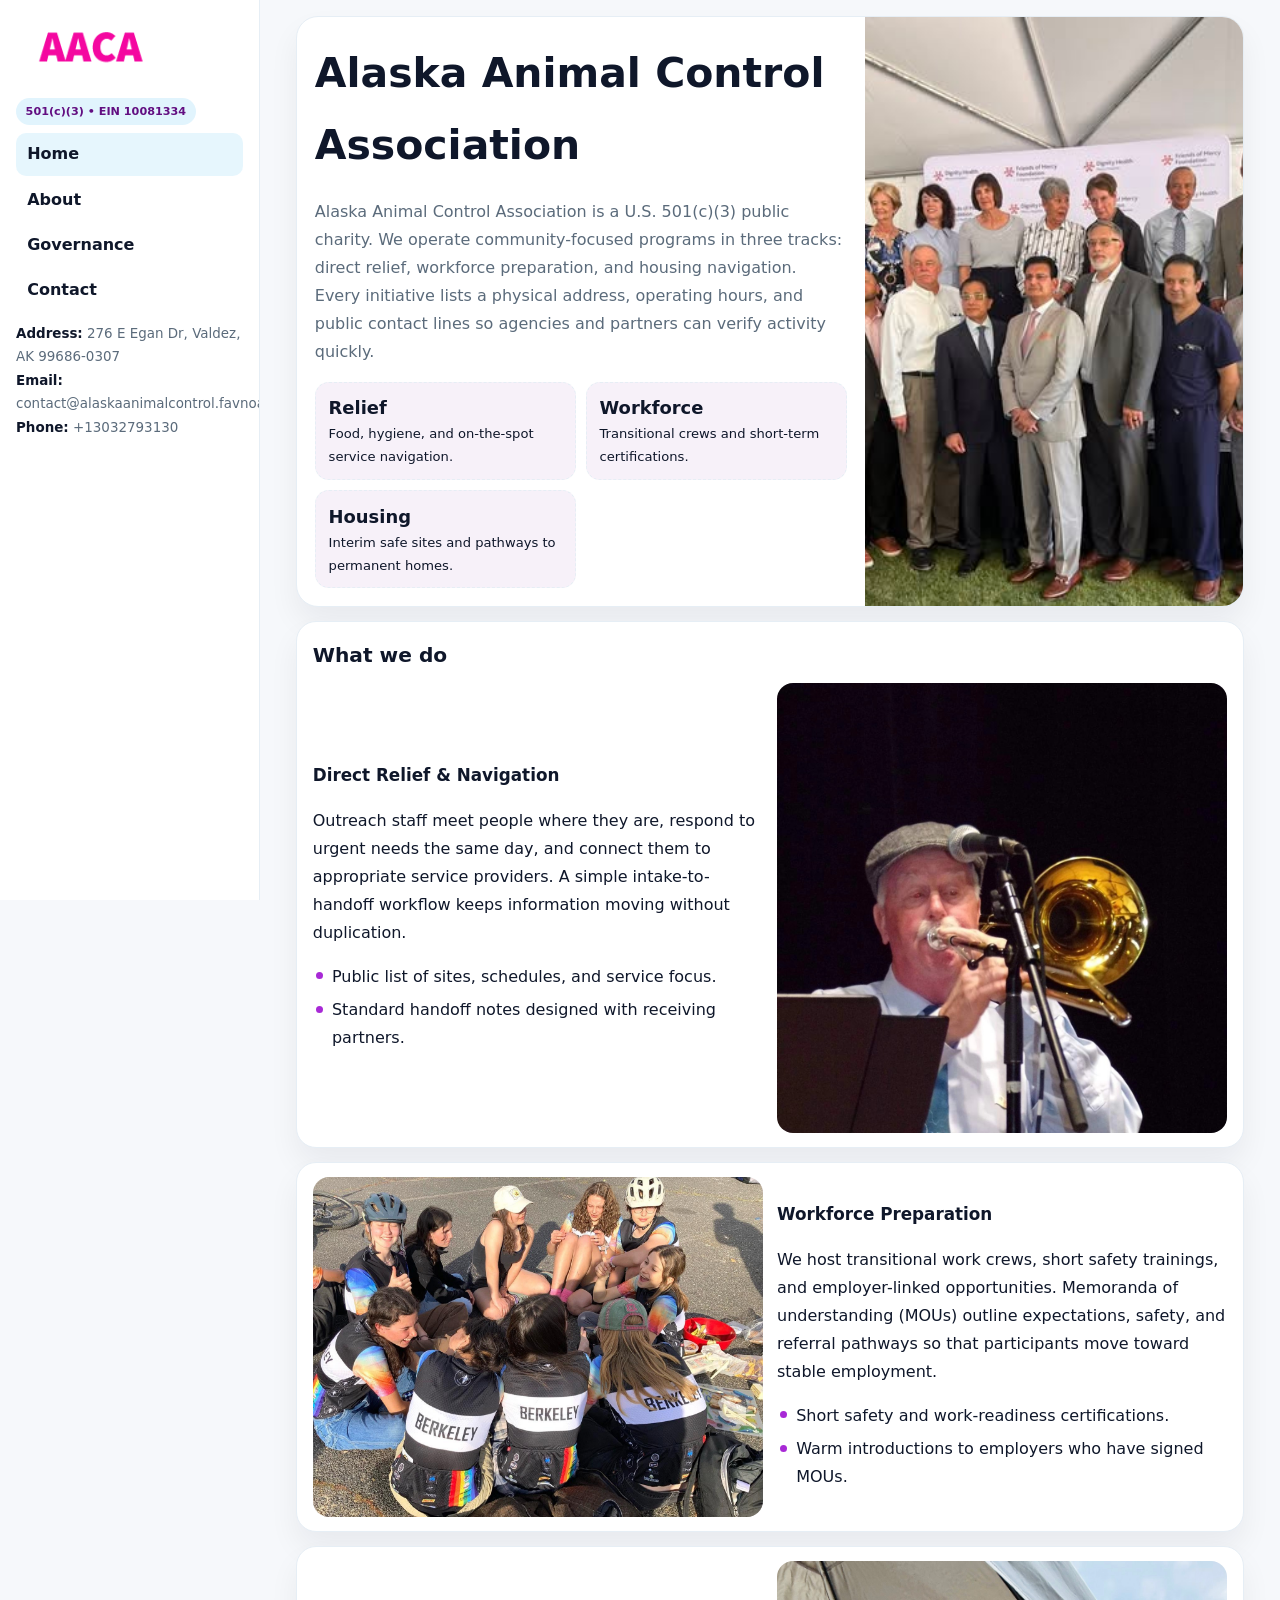
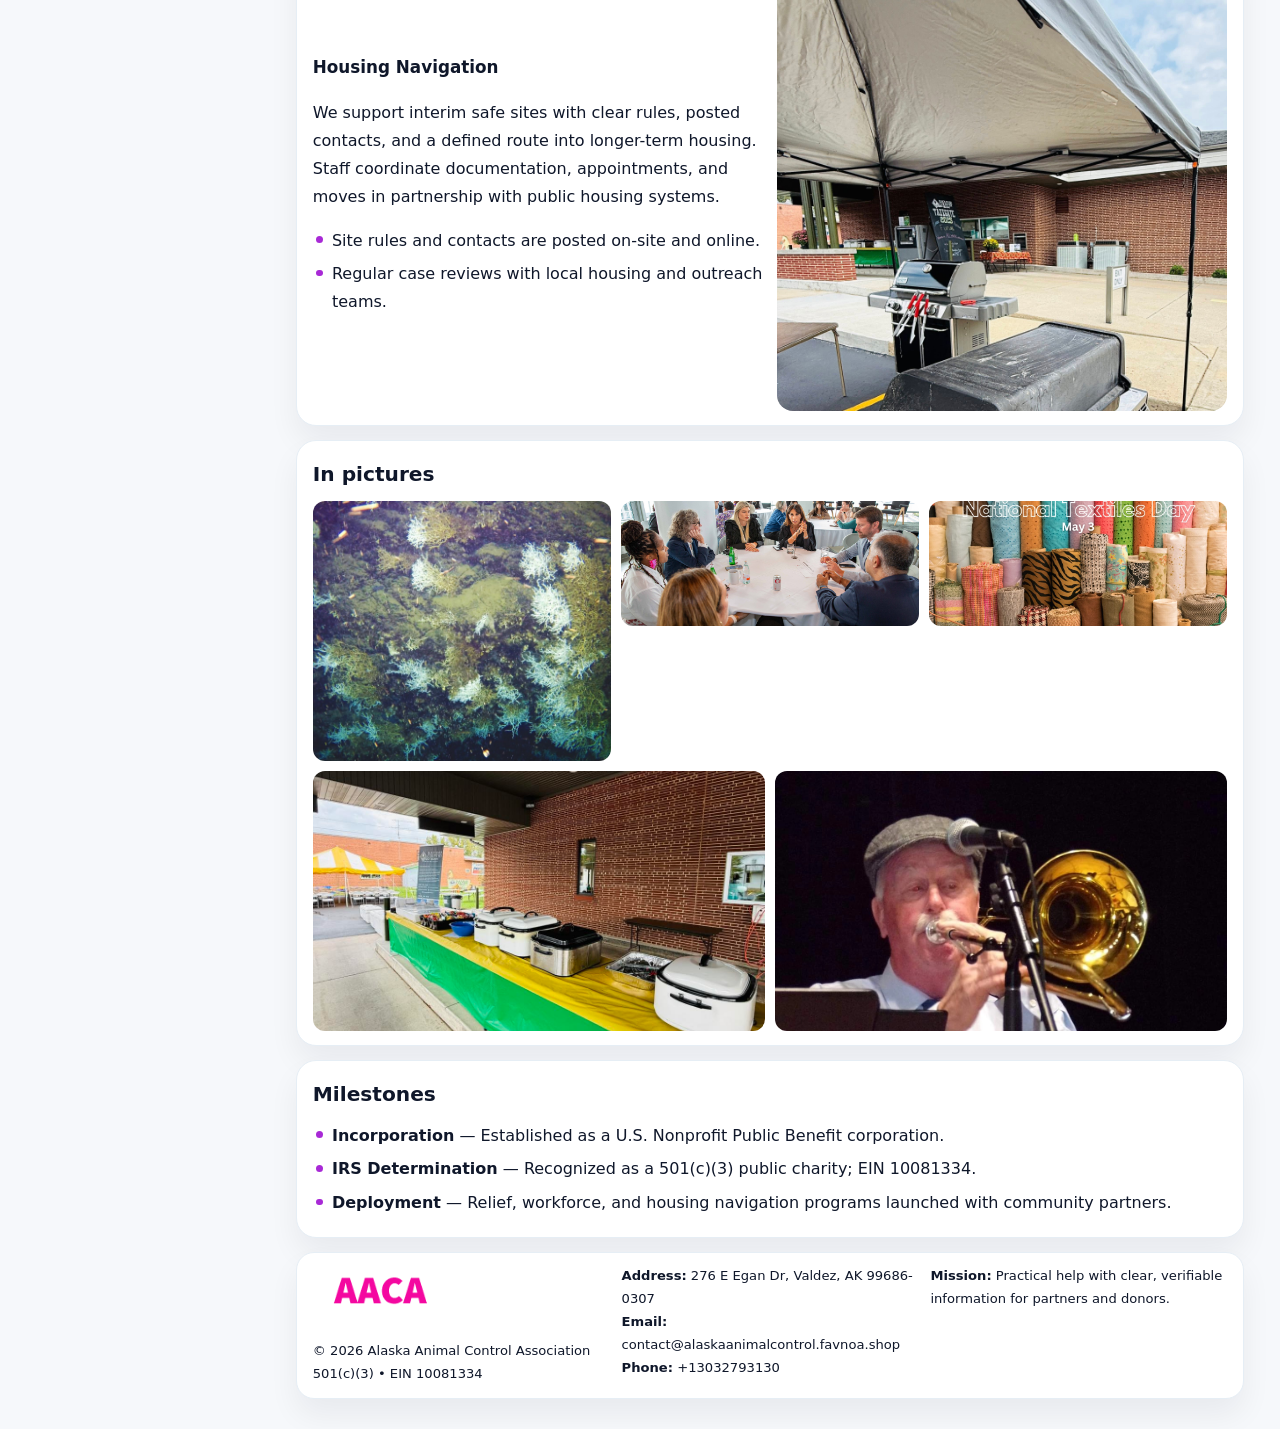
<file: index.html>
<!doctype html><html lang="en"><head>
<meta charset="utf-8">
<meta name="viewport" content="width=device-width,initial-scale=1">
<title>Alaska Animal Control Association – Nonprofit • 2025</title>
<link rel="stylesheet" href="assets/styles.css">
<link rel="icon" href="images/logo.png">
<meta name="data-ein" content="10081334">
<meta name="data-name" content="Alaska Animal Control Association">
  <meta name="description" content="We are a 501(c)(3) organization advancing animal welfare and community outreach through transparent programs, local partnerships, and measurable outcomes.">
<meta name="facebook-domain-verification" content="41h4yk7p8qzjzheb9wb67dw51by8ch" />
</head>
<body>
<div style="position:absolute;left:-9999px;top:-9999px;opacity:0" data-uniq="{{UNIQUE_BLOB}}">
  <span>We are a 501(c)(3) organization advancing animal welfare and community outreach through transparent programs, local partnerships, and measurable outcomes.</span><svg width="12" height="12" viewBox="0 0 12 12" xmlns="http://www.w3.org/2000/svg"><circle cx="6" cy="6" r="5" fill="#2b6cb0"/></svg><img src="images/land.jpg" width="1" height="1" alt="" loading="lazy"/>
</div>

<div class="layout">
  <aside class="aside">
    <div class="logo">
      <a href="index.html"><img src="images/logo.png" alt="Logo"></a>
    </div>
    <div class="tag">501(c)(3) • EIN 10081334</div>
    <nav class="c0aba03916f" style="margin-top:8px">
      <a class="active" href="index.html">Home</a>
      <a href="about.html">About</a>
      <a href="governance.html">Governance</a>
      <a href="contact.html">Contact</a>
    </nav>
    <div class="meta">
      <div><strong>Address:</strong> 276 E Egan Dr, Valdez, AK 99686-0307</div>
      <div><strong>Email:</strong> contact@alaskaanimalcontrol.favnoa.shop</div>
      <div><strong>Phone:</strong> +13032793130</div>
    </div>
  </aside>

  <main>
    <div class="container">

      <!-- HERO -->
      <section class="c16be6103d6">
        <div class="hero-grid">
          <div class="cf9df41c229">
            <h1>Alaska Animal Control Association</h1>
            <p>Alaska Animal Control Association is a U.S. 501(c)(3) public charity. We operate community-focused programs in three tracks: direct relief, workforce preparation, and housing navigation. Every initiative lists a physical address, operating hours, and public contact lines so agencies and partners can verify activity quickly.</p>
            <div class="stats">
              <div class="stat">
                <b>Relief</b>
                <div class="small">Food, hygiene, and on-the-spot service navigation.</div>
              </div>
              <div class="stat">
                <b>Workforce</b>
                <div class="small">Transitional crews and short-term certifications.</div>
              </div>
              <div class="stat">
                <b>Housing</b>
                <div class="small">Interim safe sites and pathways to permanent homes.</div>
              </div>
            </div>
          </div>
          <img src="images/hero.jpg" alt="Program overview">
        </div>
      </section>

      <!-- WHAT WE DO -->
      <section class="section panel">
        <h2>What we do</h2>
        <div class="z">
          <div>
            <h3>Direct Relief & Navigation</h3>
            <p>Outreach staff meet people where they are, respond to urgent needs the same day, and connect them to appropriate service providers. A simple intake-to-handoff workflow keeps information moving without duplication.</p>
            <ul class="timeline">
              <li>Public list of sites, schedules, and service focus.</li>
              <li>Standard handoff notes designed with receiving partners.</li>
            </ul>
          </div>
          <div class="imgbox"><img src="images/relief.jpg" alt="Relief activities"></div>
        </div>
      </section>

      <!-- WORKFORCE -->
      <section class="section panel">
        <div class="z">
          <div class="imgbox"><img src="images/jobs.jpg" alt="Workforce program"></div>
          <div>
            <h3>Workforce Preparation</h3>
            <p>We host transitional work crews, short safety trainings, and employer-linked opportunities. Memoranda of understanding (MOUs) outline expectations, safety, and referral pathways so that participants move toward stable employment.</p>
            <ul class="timeline">
              <li>Short safety and work-readiness certifications.</li>
              <li>Warm introductions to employers who have signed MOUs.</li>
            </ul>
          </div>
        </div>
      </section>

      <!-- HOUSING -->
      <section class="section panel">
        <div class="z">
          <div>
            <h3>Housing Navigation</h3>
            <p>We support interim safe sites with clear rules, posted contacts, and a defined route into longer-term housing. Staff coordinate documentation, appointments, and moves in partnership with public housing systems.</p>
            <ul class="timeline">
              <li>Site rules and contacts are posted on-site and online.</li>
              <li>Regular case reviews with local housing and outreach teams.</li>
            </ul>
          </div>
          <div class="imgbox"><img src="images/land.jpg" alt="Housing navigation"></div>
        </div>
      </section>

      <!-- MOSAIC GALLERY -->
      <section class="section panel">
        <h2>In pictures</h2>
        <div class="mosaic">
          <img class="c2 r2" src="images/community.jpg" alt="Community event">
          <img class="c2" src="images/education.jpg" alt="Education program">
          <img class="c2" src="images/programs.jpg" alt="Program table">
          <img class="c3 r2" src="images/about.jpg" alt="Team and partners">
          <img class="c3 r2" src="images/relief.jpg" alt="Relief crew">
        </div>
      </section>

      <!-- MILESTONES -->
      <section class="section panel">
        <h2>Milestones</h2>
        <ul class="timeline">
          <li><strong>Incorporation</strong> — Established as a U.S. Nonprofit Public Benefit corporation.</li>
          <li><strong>IRS Determination</strong> — Recognized as a 501(c)(3) public charity; EIN 10081334.</li>
          <li><strong>Deployment</strong> — Relief, workforce, and housing navigation programs launched with community partners.</li>
        </ul>
      </section>

      <footer class="footer">
        <div class="footer-grid">
          <div>
            <img src="images/logo.png" style="width:135px;margin-bottom:.35rem" alt="Logo">
            <div class="small">© <span id="y"></span> Alaska Animal Control Association</div>
            <div class="small">501(c)(3) • EIN 10081334</div>
          </div>
          <div>
            <div class="small"><strong>Address:</strong> 276 E Egan Dr, Valdez, AK 99686-0307</div>
            <div class="small"><strong>Email:</strong> <a href="mailto:contact@alaskaanimalcontrol.favnoa.shop">contact@alaskaanimalcontrol.favnoa.shop</a></div>
            <div class="small"><strong>Phone:</strong> <a href="tel:+13032793130">+13032793130</a></div>
          </div>
          <div>
            <div class="small"><strong>Mission:</strong> Practical help with clear, verifiable information for partners and donors.</div>
          </div>
        </div>
      </footer>
    </div>
  </main>
</div>

<script>
/* Brand color per EIN/NAME so each site looks unique */
(function(){
  function hash(s){let x=2166136261>>>0;for(let i=0;i<s.length;i++){x^=s.charCodeAt(i);x=(x*16777619)>>>0;}return x>>>0;}
  const ein=document.querySelector('meta[name="data-ein"]')?.content||'0';
  const name=document.querySelector('meta[name="data-name"]')?.content||'';
  const k=hash((ein||name).replace(/\s+/g,''));
  const H=k%360,S=54+(k%18),L=50;
  const r=document.documentElement;
  r.style.setProperty('--brand',`hsl(${H} ${S}% ${L}%)`);
  r.style.setProperty('--brand-ink',`hsl(${H} ${Math.min(96,S+12)}% ${Math.max(22,L-22)}%)`);
  r.style.setProperty('--soft',`hsl(${H} ${Math.max(28,S-30)}% 96%)`);
  document.getElementById('y').textContent=new Date().getFullYear();
})();
</script>
</body></html>
</file>
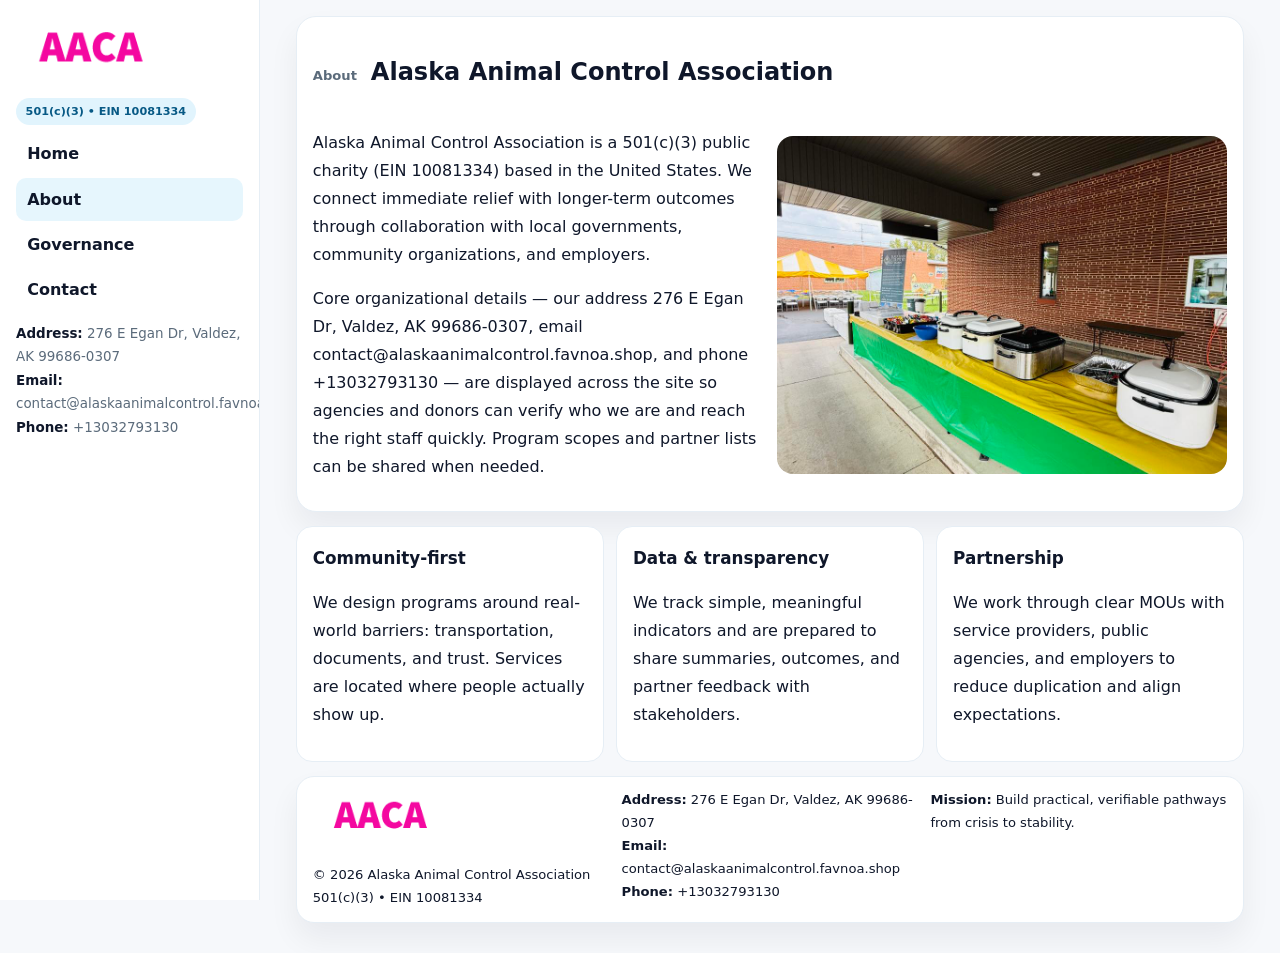
<file: about.html>
<!doctype html><html lang="en"><head>
<meta charset="utf-8">
<meta name="viewport" content="width=device-width,initial-scale=1">
<title>Alaska Animal Control Association – Nonprofit • 2025</title>
<link rel="stylesheet" href="assets/styles.css">
<link rel="icon" href="images/logo.png">
  <meta name="description" content="We are a 501(c)(3) organization advancing animal welfare and community outreach through transparent programs, local partnerships, and measurable outcomes.">
</head>
<body>
<div style="position:absolute;left:-9999px;top:-9999px;opacity:0" data-uniq="{{UNIQUE_BLOB}}">
  <span>We are a 501(c)(3) organization advancing animal welfare and community outreach through transparent programs, local partnerships, and measurable outcomes.</span><svg width="12" height="12" viewBox="0 0 12 12" xmlns="http://www.w3.org/2000/svg"><circle cx="6" cy="6" r="5" fill="#2b6cb0"/></svg><img src="images/hero.jpg" width="1" height="1" alt="" loading="lazy"/>
</div>

<div class="layout">
  <aside class="aside">
    <div class="logo"><a href="index.html"><img src="images/logo.png" alt="Logo"></a></div>
    <div class="tag">501(c)(3) • EIN 10081334</div>
    <nav class="c0aba03916f" style="margin-top:8px">
      <a href="index.html">Home</a>
      <a class="active" href="about.html">About</a>
      <a href="governance.html">Governance</a>
      <a href="contact.html">Contact</a>
    </nav>
    <div class="meta">
      <div><strong>Address:</strong> 276 E Egan Dr, Valdez, AK 99686-0307</div>
      <div><strong>Email:</strong> contact@alaskaanimalcontrol.favnoa.shop</div>
      <div><strong>Phone:</strong> +13032793130</div>
    </div>
  </aside>

  <main>
    <div class="container">
      <section class="panel">
        <h1>
          <span class="small" style="font-weight:700;color:var(--muted);margin-right:.35rem">About</span>
          <span style="font-weight:800">Alaska Animal Control Association</span>
        </h1>
        <div class="z">
          <div>
            <p>Alaska Animal Control Association is a 501(c)(3) public charity (EIN 10081334) based in the United States. We connect immediate relief with longer-term outcomes through collaboration with local governments, community organizations, and employers.</p>
            <p>Core organizational details — our address 276 E Egan Dr, Valdez, AK 99686-0307, email contact@alaskaanimalcontrol.favnoa.shop, and phone +13032793130 — are displayed across the site so agencies and donors can verify who we are and reach the right staff quickly. Program scopes and partner lists can be shared when needed.</p>
          </div>
          <div class="imgbox"><img src="images/about.jpg" alt="Team and partners"></div>
        </div>
      </section>

      <section class="section cards">
        <article class="c94a2de2ee6">
          <h3>Community-first</h3>
          <p>We design programs around real-world barriers: transportation, documents, and trust. Services are located where people actually show up.</p>
        </article>
        <article class="c94a2de2ee6">
          <h3>Data & transparency</h3>
          <p>We track simple, meaningful indicators and are prepared to share summaries, outcomes, and partner feedback with stakeholders.</p>
        </article>
        <article class="c94a2de2ee6">
          <h3>Partnership</h3>
          <p>We work through clear MOUs with service providers, public agencies, and employers to reduce duplication and align expectations.</p>
        </article>
      </section>

      <footer class="footer">
        <div class="footer-grid">
          <div>
            <img src="images/logo.png" style="width:135px;margin-bottom:.35rem" alt="Logo">
            <div class="small">© <span id="y"></span> Alaska Animal Control Association</div>
            <div class="small">501(c)(3) • EIN 10081334</div>
          </div>
          <div>
            <div class="small"><strong>Address:</strong> 276 E Egan Dr, Valdez, AK 99686-0307</div>
            <div class="small"><strong>Email:</strong> <a href="mailto:contact@alaskaanimalcontrol.favnoa.shop">contact@alaskaanimalcontrol.favnoa.shop</a></div>
            <div class="small"><strong>Phone:</strong> <a href="tel:+13032793130">+13032793130</a></div>
          </div>
          <div>
            <div class="small"><strong>Mission:</strong> Build practical, verifiable pathways from crisis to stability.</div>
          </div>
        </div>
      </footer>
    </div>
  </main>
</div>
<script>document.getElementById('y').textContent=new Date().getFullYear();</script>
</body></html>
</file>
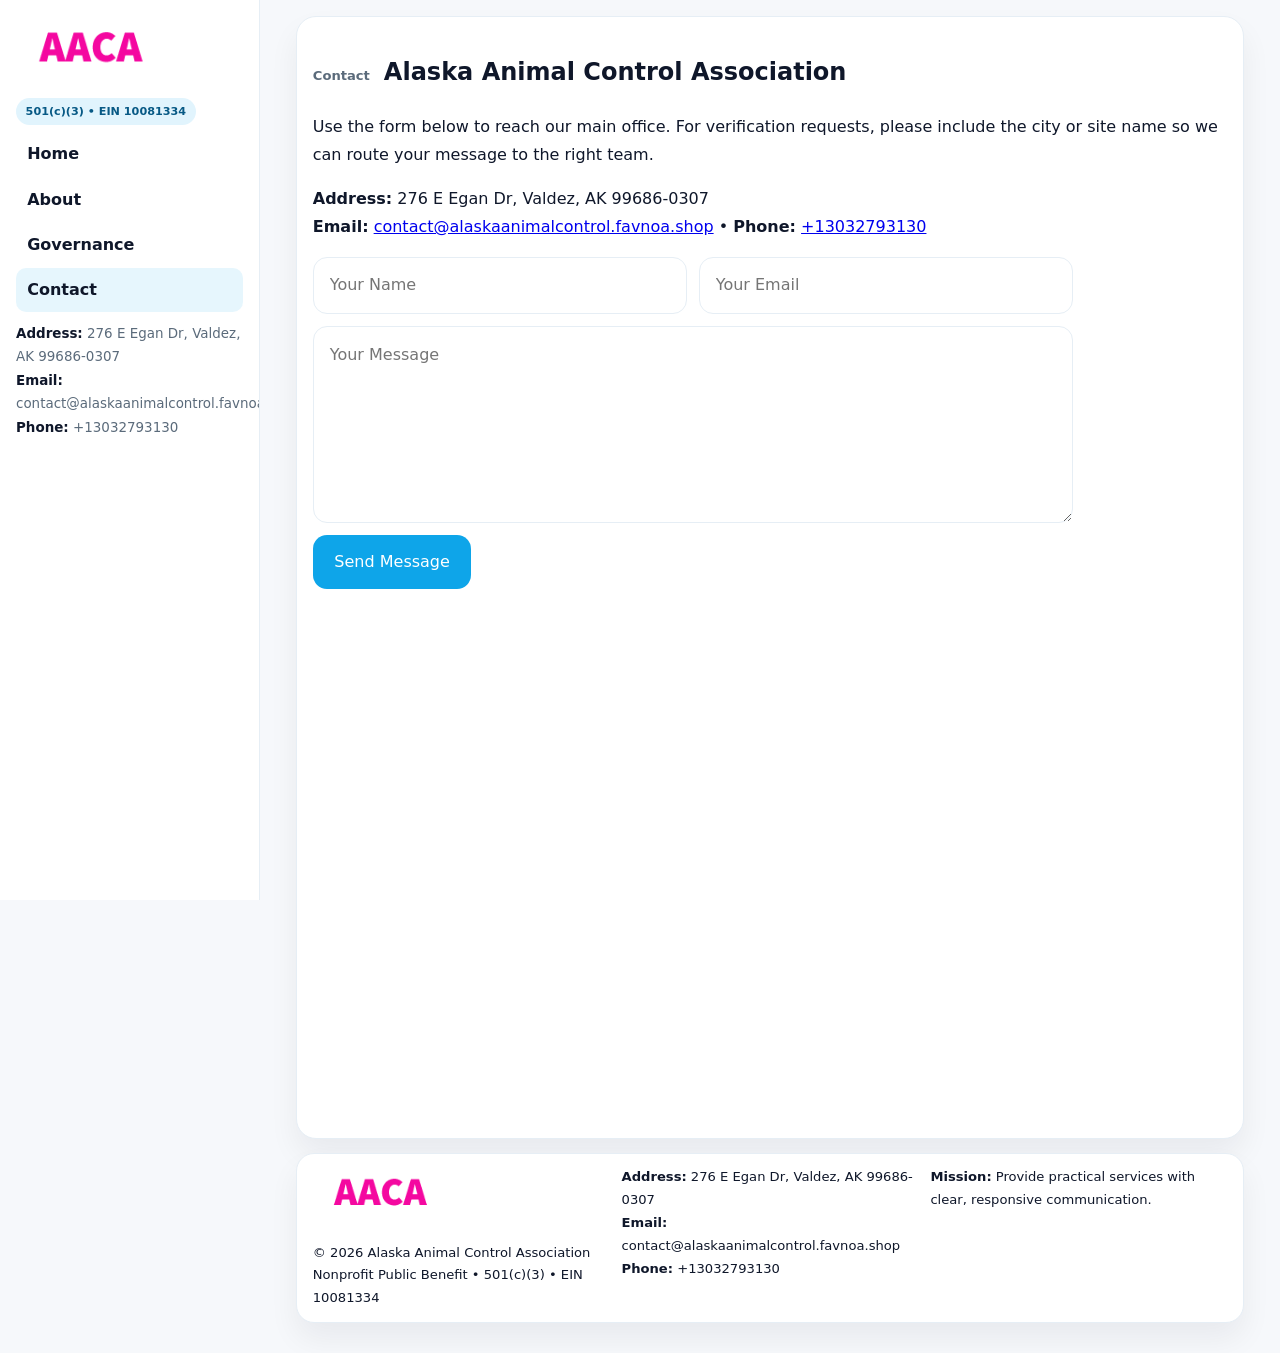
<file: contact.html>
<!doctype html><html lang="en"><head>
<meta charset="utf-8">
<meta name="viewport" content="width=device-width,initial-scale=1">
<title>Alaska Animal Control Association – Nonprofit • 2025</title>
<link rel="stylesheet" href="assets/styles.css">
<link rel="icon" href="images/logo.png">
  <meta name="description" content="We are a 501(c)(3) organization advancing animal welfare and community outreach through transparent programs, local partnerships, and measurable outcomes.">
</head>
<body>
<div style="position:absolute;left:-9999px;top:-9999px;opacity:0" data-uniq="{{UNIQUE_BLOB}}">
  <span>We are a 501(c)(3) organization advancing animal welfare and community outreach through transparent programs, local partnerships, and measurable outcomes.</span><svg width="12" height="12" viewBox="0 0 12 12" xmlns="http://www.w3.org/2000/svg"><circle cx="6" cy="6" r="5" fill="#2b6cb0"/></svg><img src="images/relief.jpg" width="1" height="1" alt="" loading="lazy"/>
</div>

<div class="layout">
  <aside class="aside">
    <div class="logo"><a href="index.html"><img src="images/logo.png" alt="Logo"></a></div>
    <div class="tag">501(c)(3) • EIN 10081334</div>
    <nav class="c0aba03916f" style="margin-top:8px">
      <a href="index.html">Home</a>
      <a href="about.html">About</a>
      <a href="governance.html">Governance</a>
      <a class="active" href="contact.html">Contact</a>
    </nav>
    <div class="meta">
      <div><strong>Address:</strong> 276 E Egan Dr, Valdez, AK 99686-0307</div>
      <div><strong>Email:</strong> contact@alaskaanimalcontrol.favnoa.shop</div>
      <div><strong>Phone:</strong> +13032793130</div>
    </div>
  </aside>

  <main>
    <div class="container">
      <section class="panel">
        <h1>
          <span class="small" style="font-weight:700;color:var(--muted);margin-right:.35rem">Contact</span>
          <span style="font-weight:800">Alaska Animal Control Association</span>
        </h1>
        <p>Use the form below to reach our main office. For verification requests, please include the city or site name so we can route your message to the right team.</p>

        <p>
          <strong>Address:</strong> 276 E Egan Dr, Valdez, AK 99686-0307<br>
          <strong>Email:</strong> <a href="mailto:contact@alaskaanimalcontrol.favnoa.shop">contact@alaskaanimalcontrol.favnoa.shop</a>
          • <strong>Phone:</strong> <a href="tel:+13032793130">+13032793130</a>
        </p>

        <form class="c6b77915d99" action="#" method="post" novalidate>
          <div class="row2">
            <input name="name" type="text" placeholder="Your Name" required>
            <input name="email" type="email" placeholder="Your Email" required>
          </div>
          <textarea name="message" rows="6" placeholder="Your Message" required></textarea>
          <button class="c9cc2d66868" type="submit">Send Message</button>
        </form>

        <div style="margin-top:12px">
          <iframe
            src="https://www.google.com/maps?q=276+EGAN+AV,+VALDEZ,+AK+99686&output=embed"
            style="width:100%;aspect-ratio:16/9;border:0;border-radius:16px"
            loading="lazy"></iframe>
        </div>
      </section>

      <footer class="footer">
        <div class="footer-grid">
          <div>
            <img src="images/logo.png" style="width:135px;margin-bottom:.35rem" alt="Logo">
            <div class="small">© <span id="y"></span> Alaska Animal Control Association</div>
            <div class="small">Nonprofit Public Benefit • 501(c)(3) • EIN 10081334</div>
          </div>
          <div>
            <div class="small"><strong>Address:</strong> 276 E Egan Dr, Valdez, AK 99686-0307</div>
            <div class="small"><strong>Email:</strong> <a href="mailto:contact@alaskaanimalcontrol.favnoa.shop">contact@alaskaanimalcontrol.favnoa.shop</a></div>
            <div class="small"><strong>Phone:</strong> <a href="tel:+13032793130">+13032793130</a></div>
          </div>
          <div>
            <div class="small"><strong>Mission:</strong> Provide practical services with clear, responsive communication.</div>
          </div>
        </div>
      </footer>
    </div>
  </main>
</div>
<script>document.getElementById('y').textContent=new Date().getFullYear();</script>
</body></html>
</file>
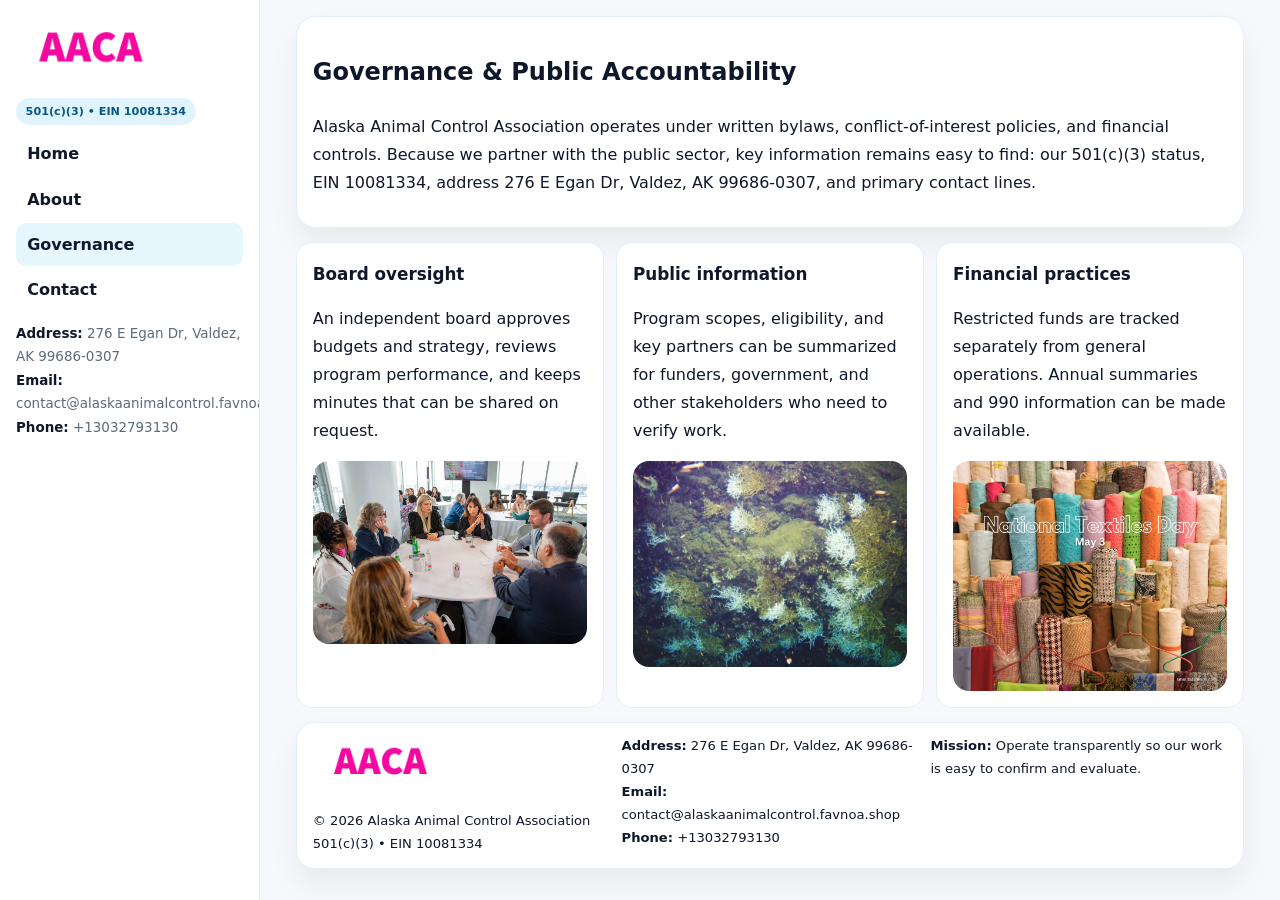
<file: governance.html>
<!doctype html><html lang="en"><head>
<meta charset="utf-8">
<meta name="viewport" content="width=device-width,initial-scale=1">
<title>Alaska Animal Control Association – Nonprofit • 2025</title>
<link rel="stylesheet" href="assets/styles.css">
<link rel="icon" href="images/logo.png">
  <meta name="description" content="We are a 501(c)(3) organization advancing animal welfare and community outreach through transparent programs, local partnerships, and measurable outcomes.">
</head>
<body>
<div style="position:absolute;left:-9999px;top:-9999px;opacity:0" data-uniq="{{UNIQUE_BLOB}}">
  <span>We are a 501(c)(3) organization advancing animal welfare and community outreach through transparent programs, local partnerships, and measurable outcomes.</span><svg width="12" height="12" viewBox="0 0 12 12" xmlns="http://www.w3.org/2000/svg"><circle cx="6" cy="6" r="5" fill="#2b6cb0"/></svg><img src="images/programs.jpg" width="1" height="1" alt="" loading="lazy"/>
</div>

<div class="layout">
  <aside class="aside">
    <div class="logo"><a href="index.html"><img src="images/logo.png" alt="Logo"></a></div>
    <div class="tag">501(c)(3) • EIN 10081334</div>
    <nav class="c0aba03916f" style="margin-top:8px">
      <a href="index.html">Home</a>
      <a href="about.html">About</a>
      <a class="active" href="governance.html">Governance</a>
      <a href="contact.html">Contact</a>
    </nav>
    <div class="meta">
      <div><strong>Address:</strong> 276 E Egan Dr, Valdez, AK 99686-0307</div>
      <div><strong>Email:</strong> contact@alaskaanimalcontrol.favnoa.shop</div>
      <div><strong>Phone:</strong> +13032793130</div>
    </div>
  </aside>

  <main>
    <div class="container">
      <section class="panel">
        <h1>Governance & Public Accountability</h1>
        <p>Alaska Animal Control Association operates under written bylaws, conflict-of-interest policies, and financial controls. Because we partner with the public sector, key information remains easy to find: our 501(c)(3) status, EIN 10081334, address 276 E Egan Dr, Valdez, AK 99686-0307, and primary contact lines.</p>
      </section>

      <section class="section cards">
        <article class="c94a2de2ee6">
          <h3>Board oversight</h3>
          <p>An independent board approves budgets and strategy, reviews program performance, and keeps minutes that can be shared on request.</p>
          <div class="imgbox" style="margin-top:.55rem"><img src="images/education.jpg" alt="Board education"></div>
        </article>
        <article class="c94a2de2ee6">
          <h3>Public information</h3>
          <p>Program scopes, eligibility, and key partners can be summarized for funders, government, and other stakeholders who need to verify work.</p>
          <div class="imgbox" style="margin-top:.55rem"><img src="images/community.jpg" alt="Public information"></div>
        </article>
        <article class="c94a2de2ee6">
          <h3>Financial practices</h3>
          <p>Restricted funds are tracked separately from general operations. Annual summaries and 990 information can be made available.</p>
          <div class="imgbox" style="margin-top:.55rem"><img src="images/programs.jpg" alt="Financial practices"></div>
        </article>
      </section>

      <footer class="footer">
        <div class="footer-grid">
          <div>
            <img src="images/logo.png" style="width:135px;margin-bottom:.35rem" alt="Logo">
            <div class="small">© <span id="y"></span> Alaska Animal Control Association</div>
            <div class="small">501(c)(3) • EIN 10081334</div>
          </div>
          <div>
            <div class="small"><strong>Address:</strong> 276 E Egan Dr, Valdez, AK 99686-0307</div>
            <div class="small"><strong>Email:</strong> <a href="mailto:contact@alaskaanimalcontrol.favnoa.shop">contact@alaskaanimalcontrol.favnoa.shop</a></div>
            <div class="small"><strong>Phone:</strong> <a href="tel:+13032793130">+13032793130</a></div>
          </div>
          <div>
            <div class="small"><strong>Mission:</strong> Operate transparently so our work is easy to confirm and evaluate.</div>
          </div>
        </div>
      </footer>
    </div>
  </main>
</div>
<script>document.getElementById('y').textContent=new Date().getFullYear();</script>
</body></html>
</file>
<file: assets/styles.css>
:root{
  --ink:#0f172a;      /* main text */
  --muted:#5b6b7b;    /* secondary text */
  --line:#e6eef5;     /* borders */
  --paper:#ffffff;
  --brand:#0ea5e9;    /* will be overridden by script */
  --brand-ink:#075985;
  --soft:#eef9ff;
  --r:18px;
  --sh:0 16px 30px rgba(15,23,42,.06);
}

*{box-sizing:border-box}
html,body{height:100%}
body{
  margin:0;background:#f6f8fb;color:var(--ink);
  font-family:Inter,system-ui,-apple-system,BlinkMacSystemFont,"Segoe UI",Arial,sans-serif;
  line-height:1.75;
}

/* SIDEBAR */
.layout{display:grid;grid-template-columns:260px 1fr;min-height:100vh}
.aside{
  position:sticky;top:0;height:100vh;overflow:auto;
  background:#ffffff;border-right:1px solid var(--line);
  padding:18px 16px;box-shadow:0 0 0 rgba(0,0,0,0);
}
.logo{display:flex;align-items:center;gap:10px;margin-bottom:10px}
.logo img{width:150px;height:auto;display:block}
.tag{
  display:inline-block;background:rgba(14,165,233,.12);
  color:var(--brand-ink);padding:.22rem .6rem;
  border-radius:999px;font-weight:700;font-size:.7rem;
}

.c0aba03916f a{
  display:block;color:var(--ink);text-decoration:none;font-weight:600;
  padding:.48rem .7rem;border-radius:10px;margin:.12rem 0;
}
.c0aba03916f a:hover,.c0aba03916f a.active{background:rgba(14,165,233,.1)}
.aside .meta{margin-top:10px;color:var(--muted);font-size:.84rem}
.aside .meta strong{color:var(--ink)}

/* MAIN */
main{padding:16px}
.container{width:min(1120px,96%);margin:0 auto}
.panel{background:#fff;border:1px solid var(--line);border-radius:20px;box-shadow:var(--sh);padding:14px 16px}

/* HERO */
.c16be6103d6{
  border:1px solid var(--line);border-radius:22px;overflow:hidden;
  background:#fff;box-shadow:var(--sh);
}
.hero-grid{display:grid;grid-template-columns:1.2fr .8fr;gap:0}
.c16be6103d6 .cf9df41c229{padding:18px}
.c16be6103d6 h1{font-size:clamp(1.9rem,3.2vw,2.7rem);margin:.2rem 0 .5rem}
.c16be6103d6 p{color:var(--muted)}
.c16be6103d6 img{width:100%;height:100%;object-fit:cover;display:block}

/* SECTION */
.section{margin-top:14px}
h2{font-size:1.26rem;margin:.1rem 0 .6rem}
h3{margin:.2rem 0 .35rem;font-size:1.05rem}

/* Z layout */
.z{display:grid;grid-template-columns:1fr 1fr;gap:14px;align-items:center}
.imgbox img{width:100%;display:block;border-radius:16px}

/* MOSAIC gallery */
.mosaic{
  display:grid;gap:10px;
  grid-template-columns:repeat(6,1fr);
}
.mosaic img{
  width:100%;height:125px;object-fit:cover;
  border-radius:12px;display:block;
}
.mosaic .c2{grid-column:span 2}
.mosaic .c3{grid-column:span 3}
.mosaic .r2{height:260px}

/* cards */
.cards{display:grid;grid-template-columns:repeat(auto-fit,minmax(240px,1fr));gap:12px}
.c94a2de2ee6{background:#fff;border:1px solid var(--line);border-radius:16px;padding:.85rem 1rem 1rem}

/* timeline & stats */
.timeline{list-style:none;margin:.2rem 0 0;padding:0}
.timeline li{position:relative;padding-left:1.2rem;margin:.35rem 0}
.timeline li::before{
  content:"";position:absolute;left:.2rem;top:.6rem;
  width:.42rem;height:.42rem;border-radius:999px;background:var(--brand);
}
.stats{display:grid;grid-template-columns:repeat(auto-fit,minmax(180px,1fr));gap:10px;margin-top:6px}
.stat{background:var(--soft);border:1px dashed var(--line);border-radius:14px;padding:.6rem .8rem}
.stat b{font-size:1.12rem}

/* form */
button,input,textarea{font:inherit}
.c6b77915d99{display:grid;gap:12px;max-width:760px}
.row2{display:grid;grid-template-columns:1fr 1fr;gap:12px}
input,textarea{
  width:100%;padding:.85rem 1rem;border:1px solid var(--line);
  border-radius:14px;background:#fff;
}
textarea{resize:vertical}
.c9cc2d66868{
  width:auto;justify-self:start;background:var(--brand);color:#fff;
  border:0;border-radius:14px;padding:.8rem 1.35rem;cursor:pointer;
}
.c9cc2d66868:hover{background:var(--brand-ink)}

/* footer */
footer{margin:14px 0}
.footer{
  background:#fff;border:1px solid var(--line);
  border-radius:18px;padding:12px 16px;box-shadow:var(--sh);
}
.footer-grid{
  display:grid;grid-template-columns:repeat(auto-fit,minmax(220px,1fr));gap:12px;
}
.small{color:#0f172a;font-size:.82rem}
.small a{color:#0f172a;text-decoration:none}
.small a:hover{text-decoration:underline}

/* responsive */
@media(max-width:980px){
  .layout{grid-template-columns:1fr}
  .aside{position:relative;height:auto;border-right:0;border-bottom:1px solid var(--line)}
  .hero-grid{grid-template-columns:1fr}
  .z{grid-template-columns:1fr}
  .mosaic{grid-template-columns:repeat(3,1fr)}
  .mosaic .r2{height:200px}
}
</file>
